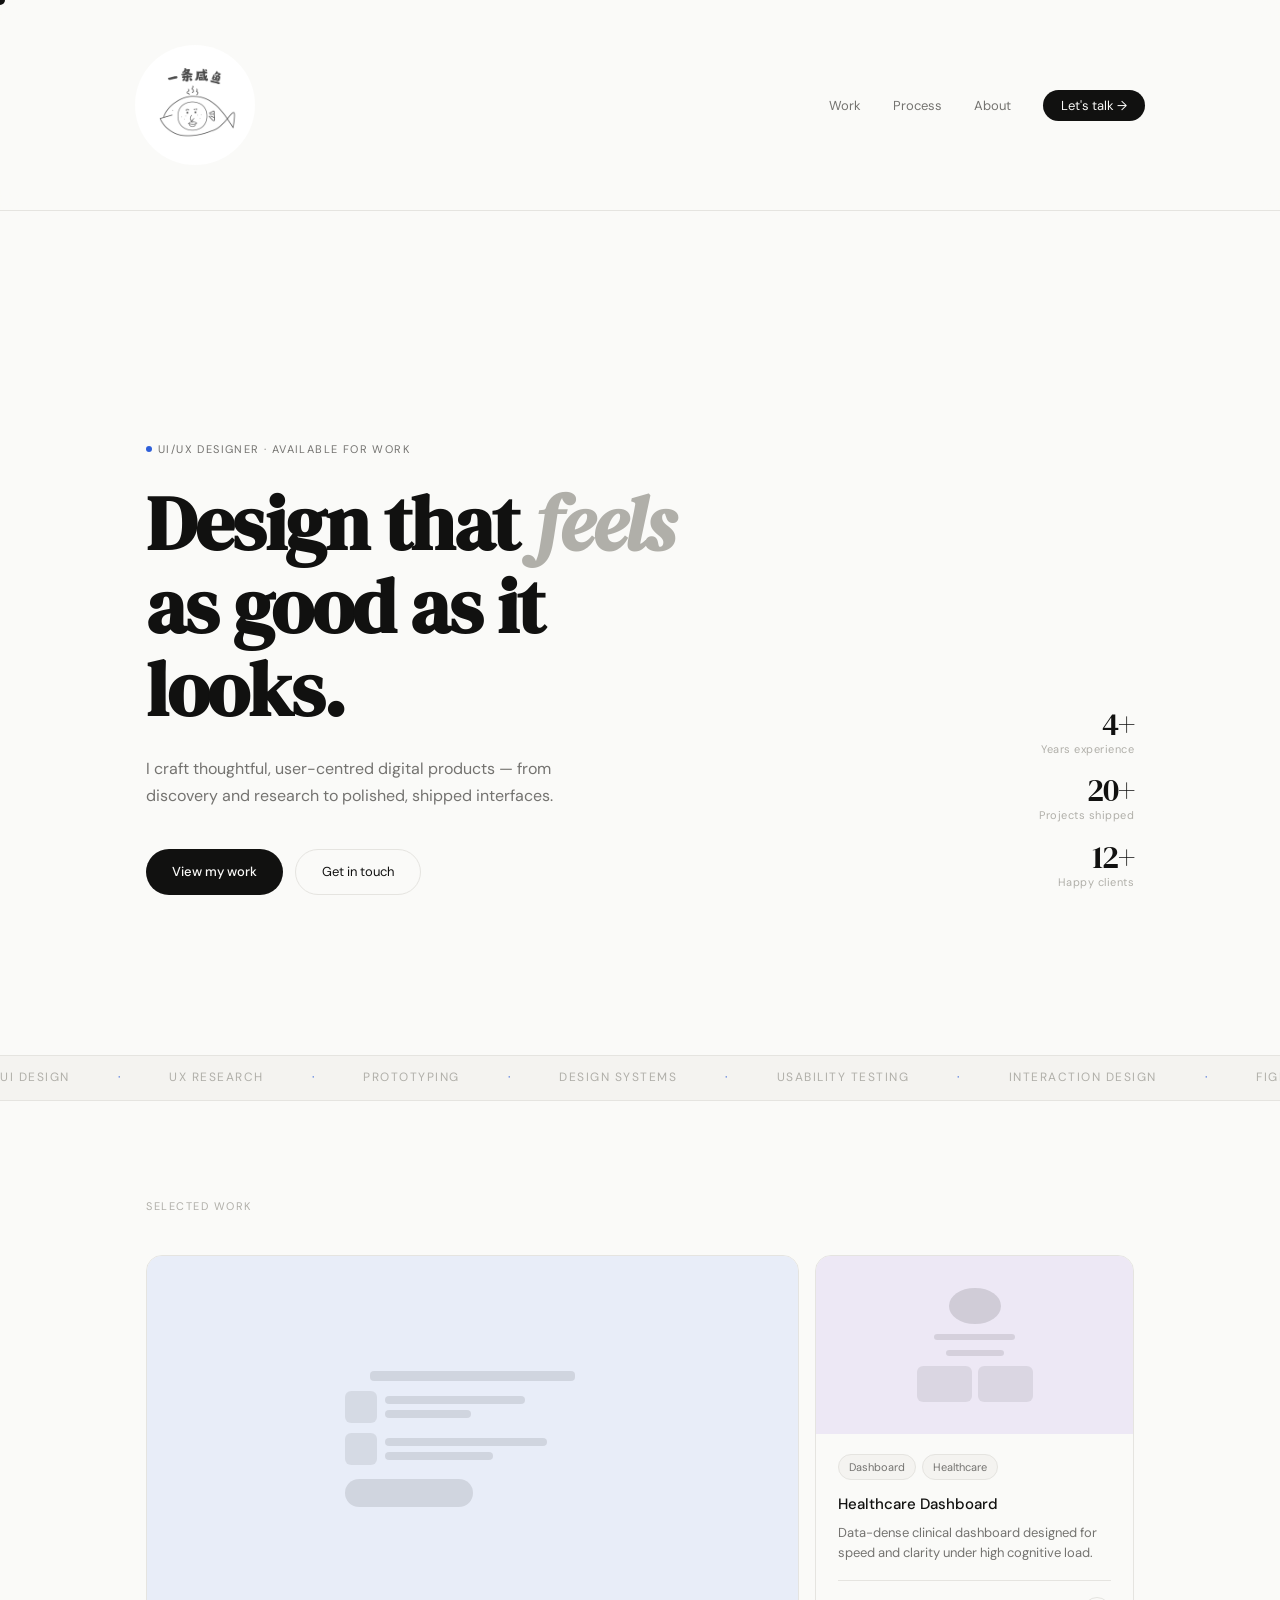
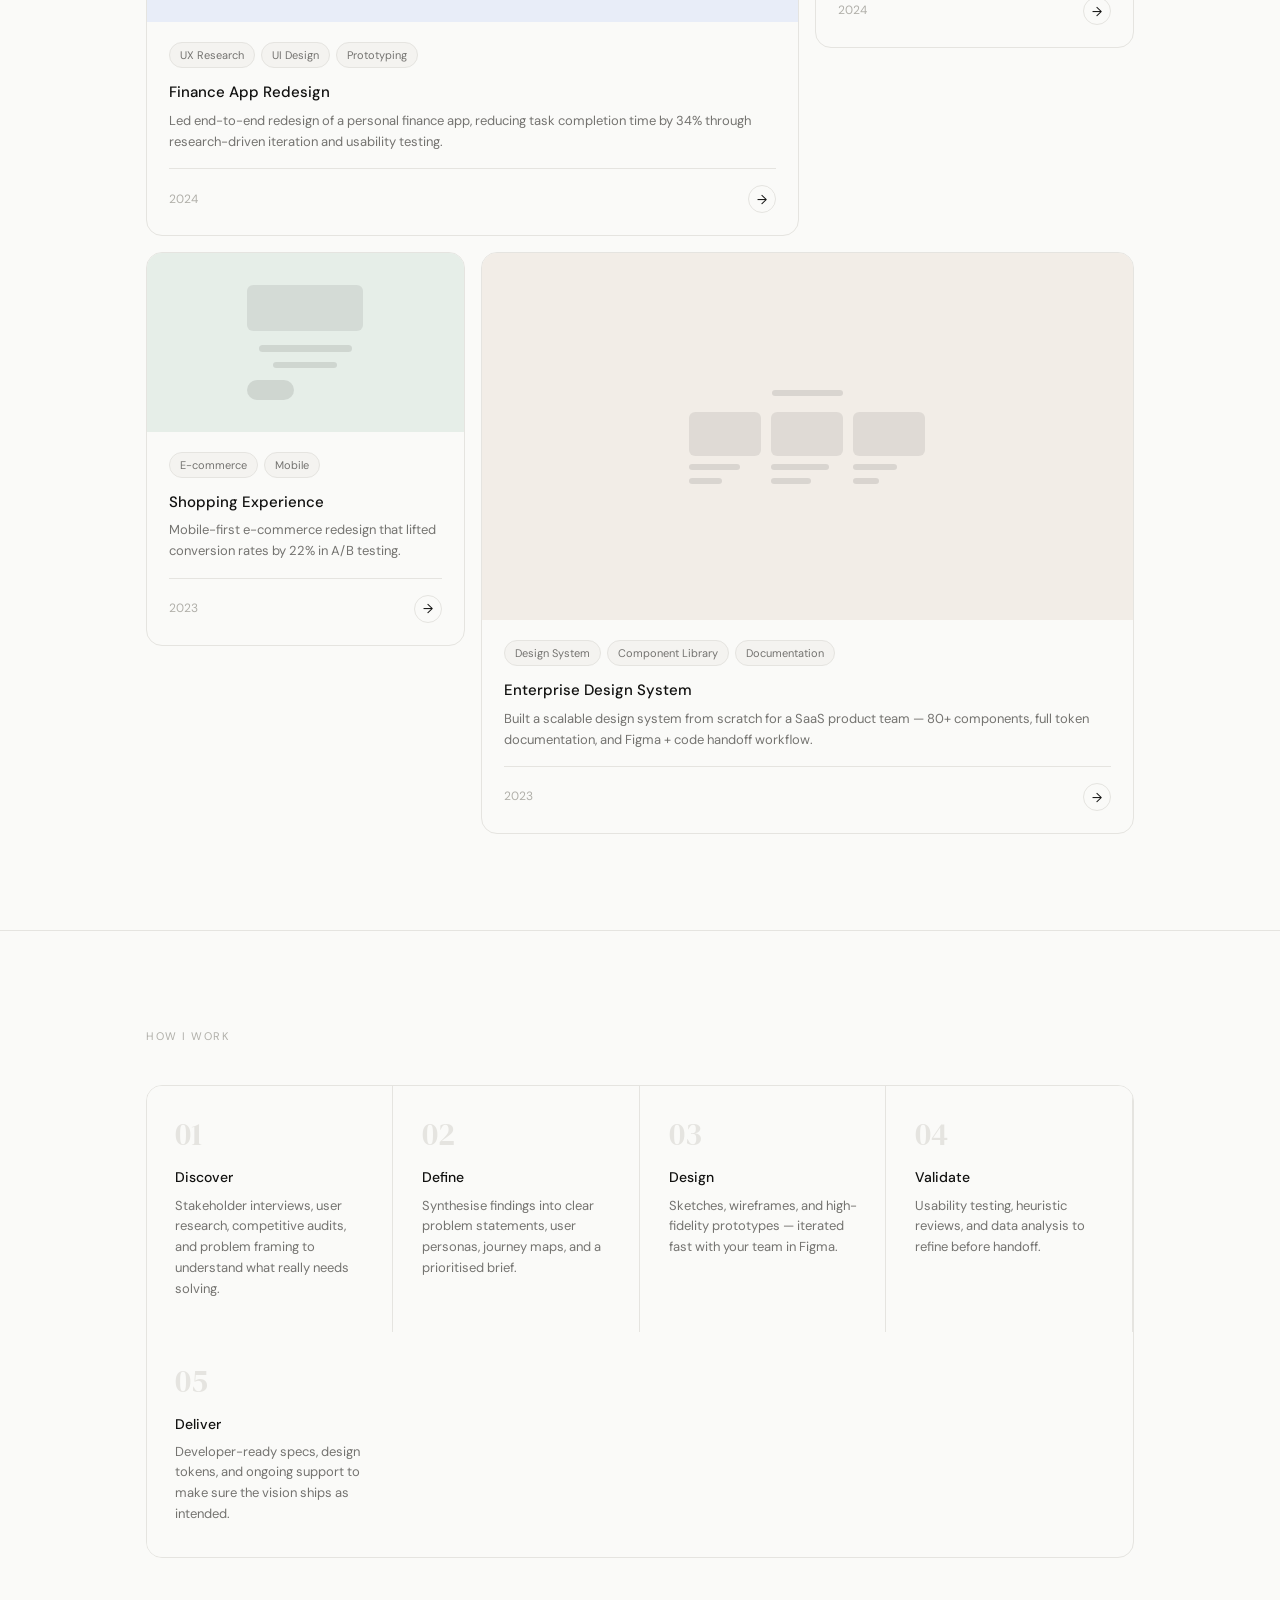
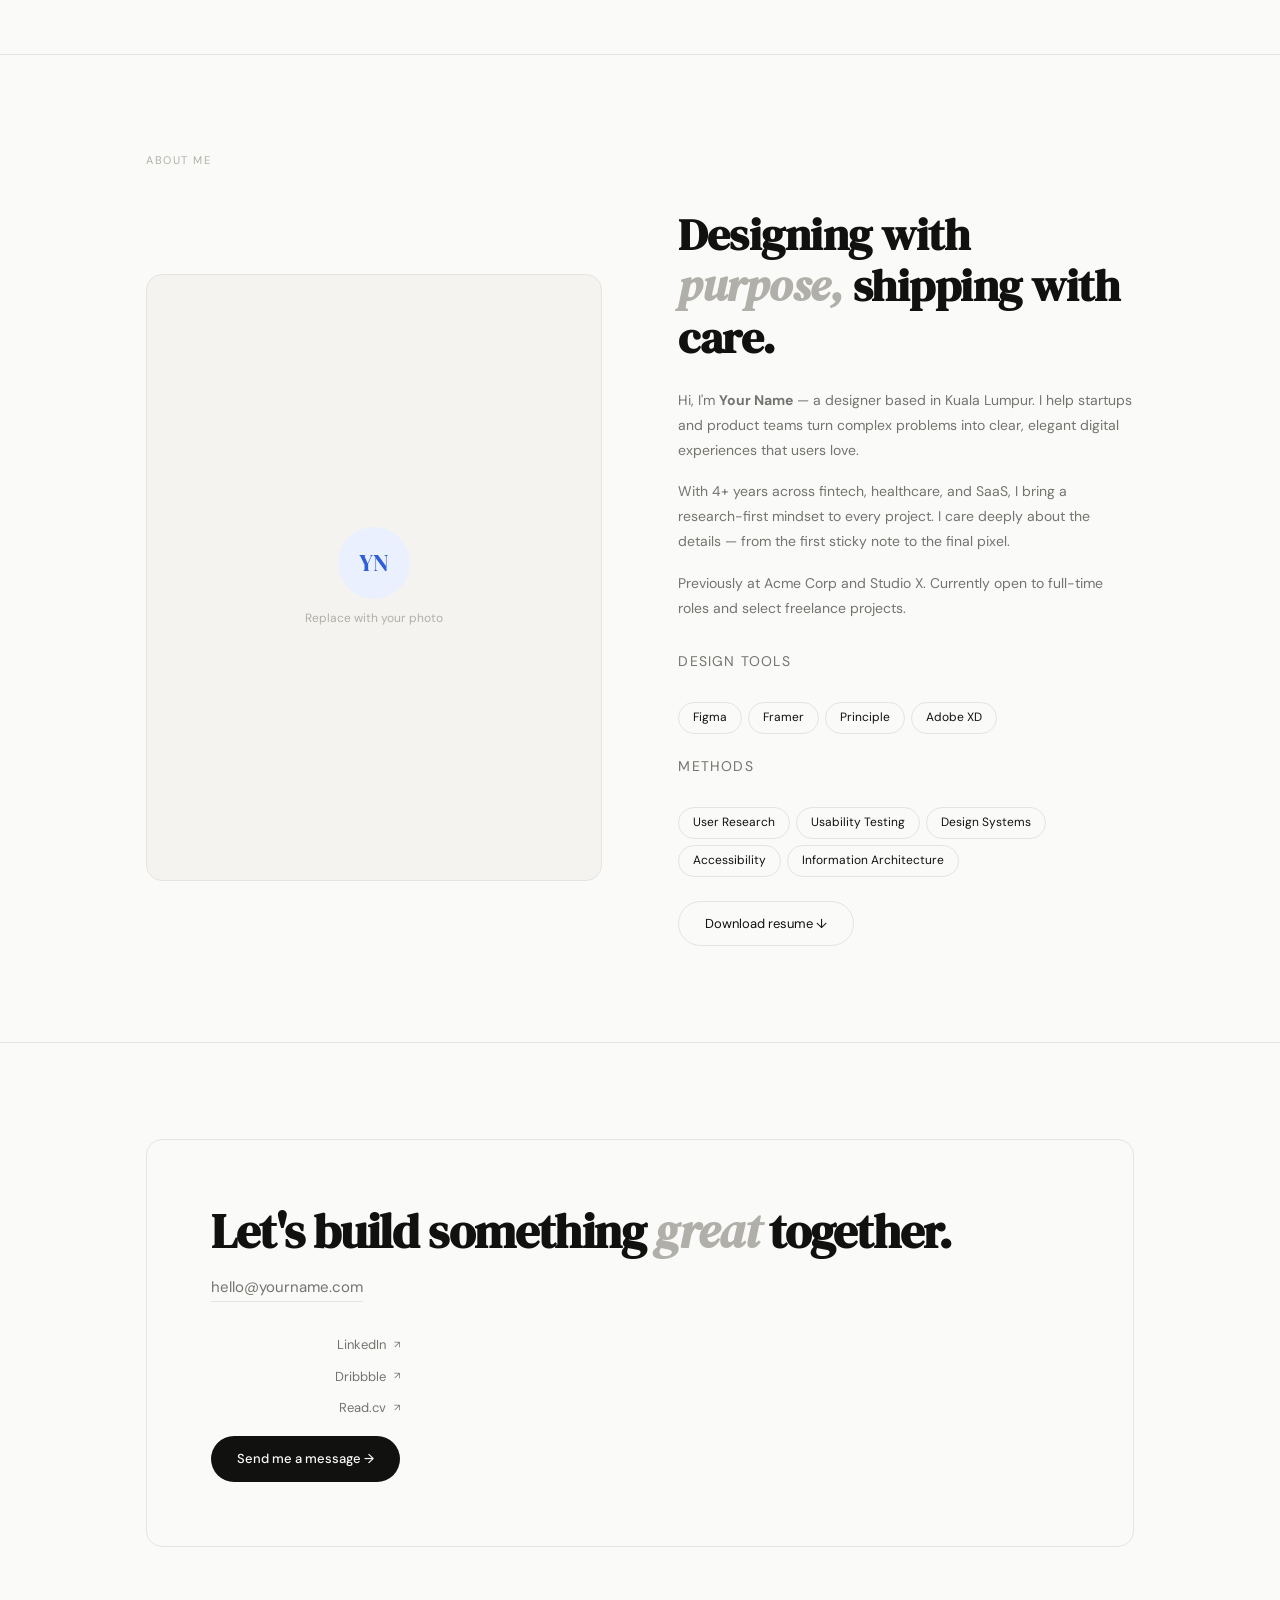
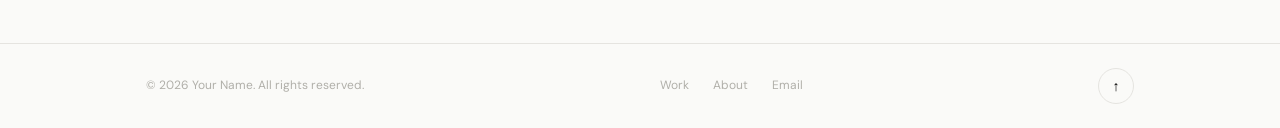
<file: index.html>
<!DOCTYPE html>
<html lang="en">
<head>
  <meta charset="UTF-8" />
  <meta name="viewport" content="width=device-width, initial-scale=1.0" />
  <title>SaltFish Portfolio</title>
  <link rel="preconnect" href="https://fonts.googleapis.com" />
  <link rel="preconnect" href="https://fonts.gstatic.com" crossorigin />
  <link href="https://fonts.googleapis.com/css2?family=DM+Serif+Display:ital@0;1&family=DM+Sans:ital,opsz,wght@0,9..40,300;0,9..40,400;0,9..40,500;1,9..40,300&display=swap" rel="stylesheet" />
  <link rel="stylesheet" href="styles.css" />
</head>
<body>

  <!-- ─── Custom cursor ─── -->
  <div id="cursor"></div>

  <!-- ─── Navigation ─── -->
  <nav>
    <div class="container nav-inner">
      <a href="#" class="nav-logo"><img src="images/logo.png" alt="SaltFish"></a>
      <button class="nav-toggle" aria-label="Toggle menu" onclick="toggleNav()">
        <span></span><span></span><span></span>
      </button>
      <ul class="nav-links" id="nav-links">
        <li><a href="#work">Work</a></li>
        <li><a href="#process">Process</a></li>
        <li><a href="#about">About</a></li>
        <li><a href="#contact" class="btn-nav">Let's talk →</a></li>
      </ul>
    </div>
  </nav>

  <!-- ─── Hero ─── -->
  <section class="section" style="padding-bottom: 2rem;">
    <div class="container">
      <div class="hero reveal">
        <div>
          <div class="hero-badge">UI/UX Designer · Available for work</div>
          <h1>Design that <em>feels</em> as good as it looks.</h1>
          <p class="hero-sub">I craft thoughtful, user-centred digital products — from discovery and research to polished, shipped interfaces.</p>
          <div class="hero-actions">
            <a href="#work" class="btn-primary">View my work</a>
            <a href="#contact" class="btn-outline">Get in touch</a>
          </div>
        </div>
        <div class="hero-meta">
          <div class="hero-meta-item">
            <div class="num">4+</div>
            <div class="label">Years experience</div>
          </div>
          <div class="hero-meta-item">
            <div class="num">20+</div>
            <div class="label">Projects shipped</div>
          </div>
          <div class="hero-meta-item">
            <div class="num">12+</div>
            <div class="label">Happy clients</div>
          </div>
        </div>
      </div>
    </div>
  </section>

  <!-- ─── Marquee ─── -->
  <div class="marquee-wrap">
    <div class="marquee-track">
      <!-- duplicated for seamless loop -->
      <span>UI Design</span><span class="dot">·</span>
      <span>UX Research</span><span class="dot">·</span>
      <span>Prototyping</span><span class="dot">·</span>
      <span>Design Systems</span><span class="dot">·</span>
      <span>Usability Testing</span><span class="dot">·</span>
      <span>Interaction Design</span><span class="dot">·</span>
      <span>Figma</span><span class="dot">·</span>
      <span>Product Strategy</span><span class="dot">·</span>
      <span>UI Design</span><span class="dot">·</span>
      <span>UX Research</span><span class="dot">·</span>
      <span>Prototyping</span><span class="dot">·</span>
      <span>Design Systems</span><span class="dot">·</span>
      <span>Usability Testing</span><span class="dot">·</span>
      <span>Interaction Design</span><span class="dot">·</span>
      <span>Figma</span><span class="dot">·</span>
      <span>Product Strategy</span><span class="dot">·</span>
    </div>
  </div>

  <!-- ─── Work ─── -->
  <section class="section" id="work">
    <div class="container">
      <p class="section-label reveal">Selected work</p>
      <div class="work-grid">

        <!-- Card 1 — wide -->
        <div class="work-card wide reveal">
          <div class="card-inner">
            <div class="card-thumb thumb-blue">
              <!-- Replace with: <img src="images/project-1.jpg" alt="Finance App" style="width:100%;height:100%;object-fit:cover"> -->
              <div class="thumb-illustration" style="max-width: 320px;">
                <div class="wi-bar" style="width:80%; height:10px;"></div>
                <div class="wi-row">
                  <div class="wi-rect" style="width:32px;height:32px;flex-shrink:0;"></div>
                  <div style="flex:1;display:flex;flex-direction:column;gap:6px;">
                    <div class="wi-bar" style="width:65%;"></div>
                    <div class="wi-bar" style="width:40%;"></div>
                  </div>
                </div>
                <div class="wi-row">
                  <div class="wi-rect" style="width:32px;height:32px;flex-shrink:0;"></div>
                  <div style="flex:1;display:flex;flex-direction:column;gap:6px;">
                    <div class="wi-bar" style="width:75%;"></div>
                    <div class="wi-bar" style="width:50%;"></div>
                  </div>
                </div>
                <div class="wi-bar" style="width:50%;height:28px;border-radius:14px;align-self:flex-start;margin-top:4px;"></div>
              </div>
            </div>
            <div class="card-body">
              <div class="card-tags">
                <span class="tag">UX Research</span>
                <span class="tag">UI Design</span>
                <span class="tag">Prototyping</span>
              </div>
              <h3 class="card-title">Finance App Redesign</h3>
              <p class="card-desc">Led end-to-end redesign of a personal finance app, reducing task completion time by 34% through research-driven iteration and usability testing.</p>
              <div class="card-footer">
                <span class="card-year">2024</span>
                <!-- Update href to your case study URL -->
                <a href="#" class="card-arrow">→</a>
              </div>
            </div>
          </div>
        </div>

        <!-- Card 2 — narrow -->
        <div class="work-card narrow reveal">
          <div class="card-inner">
            <div class="card-thumb thumb-purple">
              <div class="thumb-illustration" style="max-width:180px;">
                <div class="wi-circle" style="width:52px;height:52px;"></div>
                <div class="wi-bar" style="width:70%;"></div>
                <div class="wi-bar" style="width:50%;"></div>
                <div style="display:flex;gap:6px;width:100%;">
                  <div class="wi-rect" style="flex:1;height:36px;"></div>
                  <div class="wi-rect" style="flex:1;height:36px;"></div>
                </div>
              </div>
            </div>
            <div class="card-body">
              <div class="card-tags">
                <span class="tag">Dashboard</span>
                <span class="tag">Healthcare</span>
              </div>
              <h3 class="card-title">Healthcare Dashboard</h3>
              <p class="card-desc">Data-dense clinical dashboard designed for speed and clarity under high cognitive load.</p>
              <div class="card-footer">
                <span class="card-year">2024</span>
                <a href="#" class="card-arrow">→</a>
              </div>
            </div>
          </div>
        </div>

        <!-- Card 3 — narrow -->
        <div class="work-card narrow reveal">
          <div class="card-inner">
            <div class="card-thumb thumb-sage">
              <div class="thumb-illustration" style="max-width:180px;">
                <div class="wi-rect" style="width:100%;height:52px;margin-bottom:4px;"></div>
                <div class="wi-bar" style="width:80%;"></div>
                <div class="wi-bar" style="width:55%;"></div>
                <div class="wi-bar" style="width:40%;height:22px;border-radius:11px;align-self:flex-start;margin-top:2px;"></div>
              </div>
            </div>
            <div class="card-body">
              <div class="card-tags">
                <span class="tag">E-commerce</span>
                <span class="tag">Mobile</span>
              </div>
              <h3 class="card-title">Shopping Experience</h3>
              <p class="card-desc">Mobile-first e-commerce redesign that lifted conversion rates by 22% in A/B testing.</p>
              <div class="card-footer">
                <span class="card-year">2023</span>
                <a href="#" class="card-arrow">→</a>
              </div>
            </div>
          </div>
        </div>

        <!-- Card 4 — wide -->
        <div class="work-card wide reveal">
          <div class="card-inner">
            <div class="card-thumb thumb-warm">
              <div class="thumb-illustration" style="max-width:300px;">
                <div class="wi-bar" style="width:30%;height:6px;"></div>
                <div style="display:flex;gap:10px;width:100%;margin-top:6px;">
                  <div style="display:flex;flex-direction:column;gap:8px;flex:1;">
                    <div class="wi-rect" style="height:44px;"></div>
                    <div class="wi-bar" style="width:70%;height:6px;"></div>
                    <div class="wi-bar" style="width:45%;height:6px;"></div>
                  </div>
                  <div style="display:flex;flex-direction:column;gap:8px;flex:1;">
                    <div class="wi-rect" style="height:44px;"></div>
                    <div class="wi-bar" style="width:80%;height:6px;"></div>
                    <div class="wi-bar" style="width:55%;height:6px;"></div>
                  </div>
                  <div style="display:flex;flex-direction:column;gap:8px;flex:1;">
                    <div class="wi-rect" style="height:44px;"></div>
                    <div class="wi-bar" style="width:60%;height:6px;"></div>
                    <div class="wi-bar" style="width:35%;height:6px;"></div>
                  </div>
                </div>
              </div>
            </div>
            <div class="card-body">
              <div class="card-tags">
                <span class="tag">Design System</span>
                <span class="tag">Component Library</span>
                <span class="tag">Documentation</span>
              </div>
              <h3 class="card-title">Enterprise Design System</h3>
              <p class="card-desc">Built a scalable design system from scratch for a SaaS product team — 80+ components, full token documentation, and Figma + code handoff workflow.</p>
              <div class="card-footer">
                <span class="card-year">2023</span>
                <a href="#" class="card-arrow">→</a>
              </div>
            </div>
          </div>
        </div>

      </div>
    </div>
  </section>

  <div class="divider"></div>

  <!-- ─── Process ─── -->
  <section class="section" id="process">
    <div class="container">
      <p class="section-label reveal">How I work</p>
      <div class="process-grid reveal">
        <div class="process-step">
          <div class="step-num">01</div>
          <div class="step-title">Discover</div>
          <div class="step-desc">Stakeholder interviews, user research, competitive audits, and problem framing to understand what really needs solving.</div>
        </div>
        <div class="process-step">
          <div class="step-num">02</div>
          <div class="step-title">Define</div>
          <div class="step-desc">Synthesise findings into clear problem statements, user personas, journey maps, and a prioritised brief.</div>
        </div>
        <div class="process-step">
          <div class="step-num">03</div>
          <div class="step-title">Design</div>
          <div class="step-desc">Sketches, wireframes, and high-fidelity prototypes — iterated fast with your team in Figma.</div>
        </div>
        <div class="process-step">
          <div class="step-num">04</div>
          <div class="step-title">Validate</div>
          <div class="step-desc">Usability testing, heuristic reviews, and data analysis to refine before handoff.</div>
        </div>
        <div class="process-step">
          <div class="step-num">05</div>
          <div class="step-title">Deliver</div>
          <div class="step-desc">Developer-ready specs, design tokens, and ongoing support to make sure the vision ships as intended.</div>
        </div>
      </div>
    </div>
  </section>

  <div class="divider"></div>

  <!-- ─── About ─── -->
  <section class="section" id="about">
    <div class="container">
      <p class="section-label reveal">About me</p>
      <div class="about-grid">
        <div class="about-photo reveal">
          <!-- Replace the div below with your actual photo:
               <img src="images/your-photo.jpg" alt="Your Name" style="width:100%;height:100%;object-fit:cover">
          -->
          <div class="photo-placeholder">
            <div class="photo-initials">YN</div>
            <p>Replace with your photo</p>
          </div>
        </div>
        <div class="about-content reveal">
          <h2>Designing with <em>purpose,</em> shipping with care.</h2>
          <p>Hi, I'm <strong>Your Name</strong> — a designer based in Kuala Lumpur. I help startups and product teams turn complex problems into clear, elegant digital experiences that users love.</p>
          <p>With 4+ years across fintech, healthcare, and SaaS, I bring a research-first mindset to every project. I care deeply about the details — from the first sticky note to the final pixel.</p>
          <p>Previously at Acme Corp and Studio X. Currently open to full-time roles and select freelance projects.</p>

          <div class="skills-group">
            <p class="skills-group-label">Design tools</p>
            <div class="skills-pills">
              <span class="skill-pill">Figma</span>
              <span class="skill-pill">Framer</span>
              <span class="skill-pill">Principle</span>
              <span class="skill-pill">Adobe XD</span>
            </div>
          </div>
          <div class="skills-group">
            <p class="skills-group-label">Methods</p>
            <div class="skills-pills">
              <span class="skill-pill">User Research</span>
              <span class="skill-pill">Usability Testing</span>
              <span class="skill-pill">Design Systems</span>
              <span class="skill-pill">Accessibility</span>
              <span class="skill-pill">Information Architecture</span>
            </div>
          </div>
          <div style="margin-top: 1.5rem;">
            <a href="resume.pdf" class="btn-outline" download>Download resume ↓</a>
          </div>
        </div>
      </div>
    </div>
  </section>

  <div class="divider"></div>

  <!-- ─── Contact ─── -->
  <section class="section" id="contact">
    <div class="container">
      <div class="contact-wrap reveal">
        <div>
          <h2>Let's build something <em>great</em> together.</h2>
          <div class="contact-email">
            <a href="mailto:hello@yourname.com">hello@yourname.com</a>
          </div>
        </div>
        <div class="contact-links">
          <a href="https://linkedin.com/in/yourname" class="social-link" target="_blank" rel="noopener">
            LinkedIn <span class="social-arrow">↗</span>
          </a>
          <a href="https://dribbble.com/yourname" class="social-link" target="_blank" rel="noopener">
            Dribbble <span class="social-arrow">↗</span>
          </a>
          <a href="https://read.cv/yourname" class="social-link" target="_blank" rel="noopener">
            Read.cv <span class="social-arrow">↗</span>
          </a>
          <div style="margin-top: 0.5rem;">
            <a href="mailto:hello@yourname.com" class="btn-primary">Send me a message →</a>
          </div>
        </div>
      </div>
    </div>
  </section>

  <!-- ─── Footer ─── -->
  <footer>
    <div class="container footer-inner">
      <span class="footer-copy">© 2026 Your Name. All rights reserved.</span>
      <div class="footer-links">
        <a href="#work">Work</a>
        <a href="#about">About</a>
        <a href="mailto:hello@yourname.com">Email</a>
      </div>
      <button class="back-top" onclick="window.scrollTo({top:0,behavior:'smooth'})" aria-label="Back to top">↑</button>
    </div>
  </footer>

  <!-- ─── Scripts ─── -->
  <script>
    /* Custom cursor */
    const cursor = document.getElementById('cursor');
    document.addEventListener('mousemove', e => {
      cursor.style.left = e.clientX + 'px';
      cursor.style.top  = e.clientY + 'px';
    });
    document.querySelectorAll('a, button, .card-inner, .process-step, .skill-pill').forEach(el => {
      el.addEventListener('mouseenter', () => cursor.classList.add('hovering'));
      el.addEventListener('mouseleave', () => cursor.classList.remove('hovering'));
    });

    /* Scroll reveal */
    const observer = new IntersectionObserver(entries => {
      entries.forEach(e => {
        if (e.isIntersecting) {
          e.target.classList.add('visible');
          observer.unobserve(e.target);
        }
      });
    }, { threshold: 0.1 });
    document.querySelectorAll('.reveal').forEach((el, i) => {
      el.style.transitionDelay = (i % 4) * 0.08 + 's';
      observer.observe(el);
    });

    /* Mobile nav */
    function toggleNav() {
      document.getElementById('nav-links').classList.toggle('open');
    }
    /* Close on link click */
    document.querySelectorAll('#nav-links a').forEach(a => {
      a.addEventListener('click', () => document.getElementById('nav-links').classList.remove('open'));
    });

     function toggleNav() {
    const navLinks = document.getElementById('nav-links');
    navLinks.classList.toggle('open');
  }

  window.addEventListener("scroll", function () {
    const nav = document.querySelector("nav");

    if (window.scrollY > 50) {
      nav.classList.add("shrink");
    } else {
      nav.classList.remove("shrink");
    }
  });
  </script>
</body>
</html>
</file>
<file: styles.css>
/* ─── Reset ──────────────────────────────────────────── */
    *, *::before, *::after { box-sizing: border-box; margin: 0; padding: 0; }
    html { scroll-behavior: smooth; }
    img { display: block; max-width: 100%; }
    a { color: inherit; text-decoration: none; }
    ul { list-style: none; }

    /* ─── Tokens ─────────────────────────────────────────── */
    :root {
      --black:   #111110;
      --white:   #FAFAF8;
      --grey-50: #F4F3F0;
      --grey-100:#E5E4E0;
      --grey-300:#B0AFA9;
      --grey-500:#747370;
      --grey-700:#3E3D3B;
      --accent:  #2E5FD9;       /* swap for any hex you like */
      --accent-light: #EAF0FD;

      --font-display: 'DM Serif Display', Georgia, serif;
      --font-sans:    'DM Sans', system-ui, sans-serif;

      --radius-sm: 6px;
      --radius-md: 10px;
      --radius-lg: 16px;
      --radius-pill: 999px;

      --max-w: 1100px;
      --side:  clamp(1.25rem, 5vw, 3.5rem);

      --ease-out: cubic-bezier(0.16, 1, 0.3, 1);
    }

    /* ─── Base ───────────────────────────────────────────── */
    body {
      font-family: var(--font-sans);
      font-size: 15px;
      line-height: 1.65;
      color: var(--black);
      background: var(--white);
      -webkit-font-smoothing: antialiased;
      cursor: none;           /* custom cursor active */
    }

    /* ─── Custom cursor ──────────────────────────────────── */
    #cursor {
      position: fixed;
      width: 10px; height: 10px;
      background: var(--black);
      border-radius: 50%;
      pointer-events: none;
      z-index: 9999;
      transform: translate(-50%, -50%);
      transition: transform 0.12s var(--ease-out), width 0.25s var(--ease-out), height 0.25s var(--ease-out), background 0.2s;
    }
    #cursor.hovering {
      width: 40px; height: 40px;
      background: var(--accent);
      mix-blend-mode: multiply;
    }

    /* ─── Layout helpers ─────────────────────────────────── */
    .container {
      max-width: var(--max-w);
      margin-inline: auto;
      padding-inline: var(--side);
    }
    .section { padding-block: clamp(3rem, 8vw, 6rem); }
    .divider { height: 1px; background: var(--grey-100); }

    /* ─── Fade-in on scroll ──────────────────────────────── */
    .reveal {
      opacity: 0;
      transform: translateY(24px);
      transition: opacity 0.7s var(--ease-out), transform 0.7s var(--ease-out);
    }
    .reveal.visible { opacity: 1; transform: none; }

    /* ─── Nav ────────────────────────────────────────────── */
    nav {
      position: sticky; top: 0; z-index: 100;
      background: rgba(250, 250, 248, 0.88);
      backdrop-filter: blur(12px);
      border-bottom: 1px solid var(--grey-100);
      transition: all 0.3s ease;
    }
    .nav-inner {
      display: flex; align-items: center; justify-content: space-between;
      height: auto;
       padding: 45px;
      transition: all 0.3s ease;
    }
    .nav-logo img {
      width: auto; 
      height: 120px;
      border-radius: 50%;
      transition: all 0.3s ease;
    }
    nav.shrink .nav-inner {padding: 8px 0; }
    nav.shrink .nav-logo img { 
      width: 45px;
      height: 45px; 
    }

    .nav-links {
      display: flex; align-items: center; gap: 2rem;
    }
    .nav-links a {
      font-size: 13px;
      color: var(--grey-500);
      transition: color 0.2s;
    }
    .nav-links a:hover { color: var(--black); }
    .nav-links .btn-nav {
      font-size: 13px;
      background: var(--black);
      color: var(--white);
      border-radius: var(--radius-pill);
      padding: 7px 18px;
      transition: background 0.2s, transform 0.15s;
    }
    .nav-links .btn-nav:hover { background: var(--accent); transform: scale(1.03); }

    /* Mobile nav toggle */
    .nav-toggle { display: none; flex-direction: column; gap: 4px; cursor: pointer; }
    .nav-toggle span { display: block; width: 22px; height: 1.5px; background: var(--black); border-radius: 2px; transition: transform 0.3s, opacity 0.3s; }

    @media (max-width: 640px) {
      .nav-links { display: none; flex-direction: column; position: absolute; top: 60px; left: 0; right: 0; background: var(--white); border-bottom: 1px solid var(--grey-100); padding: 1.5rem var(--side) 2rem; gap: 1.25rem; }
      .nav-links.open { display: flex; }
      .nav-toggle { display: flex; }
      body { cursor: auto; }
      #cursor { display: none; }
    }

    /* ─── Hero ───────────────────────────────────────────── */
    .hero {
      padding-block: clamp(4rem, 12vw, 8rem);
      display: grid;
      grid-template-columns: 1fr auto;
      align-items: end;
      gap: 2rem;
    }
    .hero-badge {
      display: inline-flex; align-items: center; gap: 6px;
      font-size: 11px; letter-spacing: 1.4px; text-transform: uppercase;
      color: var(--grey-500);
      margin-bottom: 1.5rem;
    }
    .hero-badge::before {
      content: '';
      display: block; width: 6px; height: 6px;
      border-radius: 50%; background: var(--accent);
      animation: pulse 2s infinite;
    }
    @keyframes pulse {
      0%, 100% { opacity: 1; transform: scale(1); }
      50%       { opacity: 0.4; transform: scale(0.7); }
    }
    .hero h1 {
      font-family: var(--font-display);
      font-size: clamp(2.4rem, 6vw, 4.8rem);
      line-height: 1.08;
      letter-spacing: -1.5px;
      max-width: 14ch;
      margin-bottom: 1.5rem;
    }
    .hero h1 em { font-style: italic; color: var(--grey-300); }
    .hero-sub {
      font-size: 16px;
      color: var(--grey-500);
      max-width: 38ch;
      line-height: 1.7;
      margin-bottom: 2.5rem;
    }
    .hero-actions { display: flex; gap: 12px; flex-wrap: wrap; }
    .btn-primary {
      display: inline-block;
      background: var(--black);
      color: var(--white);
      font-family: var(--font-sans);
      font-size: 13px; font-weight: 500;
      border-radius: var(--radius-pill);
      padding: 12px 26px;
      border: none; cursor: pointer;
      transition: background 0.2s, transform 0.15s;
    }
    .btn-primary:hover { background: var(--accent); transform: translateY(-1px); }
    .btn-outline {
      display: inline-block;
      background: transparent;
      color: var(--black);
      font-family: var(--font-sans);
      font-size: 13px; font-weight: 400;
      border-radius: var(--radius-pill);
      padding: 11px 26px;
      border: 1px solid var(--grey-100);
      cursor: pointer;
      transition: border-color 0.2s, transform 0.15s;
    }
    .btn-outline:hover { border-color: var(--grey-300); transform: translateY(-1px); }

    .hero-meta {
      display: flex; flex-direction: column; align-items: flex-end;
      gap: 1rem; padding-bottom: 0.25rem;
    }
    .hero-meta-item {
      text-align: right;
    }
    .hero-meta-item .num {
      font-family: var(--font-display);
      font-size: 2rem;
      line-height: 1;
      letter-spacing: -1px;
    }
    .hero-meta-item .label {
      font-size: 11px;
      color: var(--grey-300);
      letter-spacing: 0.5px;
    }

    @media (max-width: 640px) {
      .hero { grid-template-columns: 1fr; }
      .hero-meta { flex-direction: row; align-items: flex-start; }
      .hero-meta-item { text-align: left; }
    }

    /* ─── Marquee strip ──────────────────────────────────── */
    .marquee-wrap {
      overflow: hidden;
      border-block: 1px solid var(--grey-100);
      padding-block: 12px;
      background: var(--grey-50);
    }
    .marquee-track {
      display: flex; gap: 3rem;
      width: max-content;
      animation: marquee 22s linear infinite;
    }
    @keyframes marquee {
      from { transform: translateX(0); }
      to   { transform: translateX(-50%); }
    }
    .marquee-track span {
      font-size: 12px; letter-spacing: 1.5px; text-transform: uppercase;
      color: var(--grey-300); white-space: nowrap;
    }
    .marquee-track .dot { color: var(--accent); }

    /* ─── Work grid ──────────────────────────────────────── */
    .section-label {
      font-size: 11px; letter-spacing: 1.5px; text-transform: uppercase;
      color: var(--grey-300); margin-bottom: 2.5rem;
    }
    .work-grid {
      display: grid;
      grid-template-columns: repeat(12, 1fr);
      gap: 16px;
    }
    .work-card { grid-column: span 6; }
    .work-card.wide { grid-column: span 8; }
    .work-card.narrow { grid-column: span 4; }

    @media (max-width: 780px) {
      .work-card, .work-card.wide, .work-card.narrow { grid-column: span 12; }
    }

    .card-inner {
      border: 1px solid var(--grey-100);
      border-radius: var(--radius-lg);
      overflow: hidden;
      transition: border-color 0.25s, transform 0.3s var(--ease-out);
      cursor: pointer;
    }
    .card-inner:hover { border-color: var(--grey-300); transform: translateY(-4px); }

    .card-thumb {
      aspect-ratio: 16/9;
      display: flex; align-items: center; justify-content: center;
      overflow: hidden; position: relative;
    }
    /* Placeholder colours — replace with your <img> tags */
    .thumb-blue   { background: #E8EDF8; }
    .thumb-purple { background: #EDE8F5; }
    .thumb-sage   { background: #E6EEE8; }
    .thumb-warm   { background: #F2EDE7; }

    .thumb-illustration {
      display: flex; flex-direction: column; align-items: center; justify-content: center;
      width: 100%; height: 100%;
      padding: 2rem;
      gap: 10px;
    }
    /* Simple wireframe shapes */
    .wi-bar  { height: 8px; border-radius: 4px; background: rgba(0,0,0,0.1); }
    .wi-rect { border-radius: 6px; background: rgba(0,0,0,0.08); }
    .wi-circle { border-radius: 50%; background: rgba(0,0,0,0.12); }
    .wi-row { display: flex; gap: 8px; align-items: center; width: 100%; }

    .card-body { padding: 20px 22px 22px; }
    .card-tags { display: flex; flex-wrap: wrap; gap: 6px; margin-bottom: 12px; }
    .tag {
      font-size: 11px; border-radius: var(--radius-pill);
      border: 1px solid var(--grey-100);
      padding: 3px 10px; color: var(--grey-500);
      background: var(--grey-50);
    }
    .card-title { font-size: 15px; font-weight: 500; margin-bottom: 6px; }
    .card-desc  { font-size: 13px; color: var(--grey-500); line-height: 1.6; }
    .card-footer {
      display: flex; align-items: center; justify-content: space-between;
      margin-top: 16px; padding-top: 16px;
      border-top: 1px solid var(--grey-100);
    }
    .card-year { font-size: 12px; color: var(--grey-300); }
    .card-arrow {
      width: 28px; height: 28px; border-radius: 50%;
      border: 1px solid var(--grey-100);
      display: flex; align-items: center; justify-content: center;
      font-size: 13px;
      transition: background 0.2s, border-color 0.2s;
    }
    .card-inner:hover .card-arrow { background: var(--black); border-color: var(--black); color: var(--white); }

    /* ─── Process ────────────────────────────────────────── */
    .process-grid {
      display: grid;
      grid-template-columns: repeat(auto-fit, minmax(200px, 1fr));
      gap: 1px;
      border: 1px solid var(--grey-100);
      border-radius: var(--radius-lg);
      overflow: hidden;
    }
    .process-step {
      background: var(--white);
      padding: 2rem 1.75rem;
      border-right: 1px solid var(--grey-100);
      transition: background 0.2s;
    }
    .process-step:last-child { border-right: none; }
    .process-step:hover { background: var(--grey-50); }
    .step-num {
      font-family: var(--font-display);
      font-size: 2rem;
      color: var(--grey-100);
      line-height: 1;
      margin-bottom: 1rem;
    }
    .step-title { font-size: 14px; font-weight: 500; margin-bottom: 6px; }
    .step-desc  { font-size: 13px; color: var(--grey-500); line-height: 1.6; }

    @media (max-width: 640px) {
      .process-step { border-right: none; border-bottom: 1px solid var(--grey-100); }
      .process-step:last-child { border-bottom: none; }
    }

    /* ─── About ──────────────────────────────────────────── */
    .about-grid {
      display: grid;
      grid-template-columns: 1fr 1fr;
      gap: clamp(2rem, 6vw, 5rem);
      align-items: center;
    }
    @media (max-width: 680px) { .about-grid { grid-template-columns: 1fr; } }

    .about-photo {
      aspect-ratio: 3/4;
      border-radius: var(--radius-lg);
      background: var(--grey-50);
      border: 1px solid var(--grey-100);
      overflow: hidden;
      display: flex; align-items: center; justify-content: center;
    }
    /* Replace the div below with <img src="your-photo.jpg" alt="Your name" style="width:100%;height:100%;object-fit:cover"> */
    .photo-placeholder {
      display: flex; flex-direction: column; align-items: center; gap: 10px;
    }
    .photo-initials {
      width: 72px; height: 72px; border-radius: 50%;
      background: var(--accent-light);
      display: flex; align-items: center; justify-content: center;
      font-family: var(--font-display); font-size: 1.5rem;
      color: var(--accent);
    }
    .photo-placeholder p { font-size: 12px; color: var(--grey-300); }

    .about-content h2 {
      font-family: var(--font-display);
      font-size: clamp(1.8rem, 4vw, 2.8rem);
      line-height: 1.15; letter-spacing: -0.5px;
      margin-bottom: 1.5rem;
    }
    .about-content h2 em { font-style: italic; color: var(--grey-300); }
    .about-content p { font-size: 14px; color: var(--grey-500); line-height: 1.8; margin-bottom: 1rem; }
    .about-content p:last-of-type { margin-bottom: 1.75rem; }

    .skills-group { margin-bottom: 1.25rem; }
    .skills-group-label { font-size: 11px; letter-spacing: 1.2px; text-transform: uppercase; color: var(--grey-300); margin-bottom: 8px; }
    .skills-pills { display: flex; flex-wrap: wrap; gap: 6px; }
    .skill-pill {
      font-size: 12px; border-radius: var(--radius-pill);
      border: 1px solid var(--grey-100);
      padding: 5px 14px; color: var(--black);
      transition: background 0.2s, border-color 0.2s;
    }
    .skill-pill:hover { background: var(--accent-light); border-color: var(--accent); color: var(--accent); }

    /* ─── Contact ────────────────────────────────────────── */
    .contact-wrap {
      border: 1px solid var(--grey-100);
      border-radius: var(--radius-lg);
      padding: clamp(2rem, 6vw, 4rem);
      display: flex;
      align-items: center; justify-content: space-between;
      gap: 2rem; flex-wrap: wrap;
    }
    .contact-wrap h2 {
      font-family: var(--font-display);
      font-size: clamp(1.8rem, 4vw, 3rem);
      letter-spacing: -0.8px; line-height: 1.15;
    }
    .contact-wrap h2 em { font-style: italic; color: var(--grey-300); }
    .contact-email {
      display: flex; align-items: center; gap: 12px; margin-top: 1rem;
    }
    .contact-email a {
      font-size: 15px; color: var(--grey-500);
      border-bottom: 1px solid var(--grey-100);
      padding-bottom: 1px;
      transition: color 0.2s, border-color 0.2s;
    }
    .contact-email a:hover { color: var(--accent); border-color: var(--accent); }
    .contact-links { display: flex; flex-direction: column; gap: 10px; align-items: flex-end; }
    .social-link {
      display: flex; align-items: center; gap: 8px;
      font-size: 13px; color: var(--grey-500);
      transition: color 0.2s;
    }
    .social-link:hover { color: var(--black); }
    .social-arrow { font-size: 10px; }

    /* ─── Footer ─────────────────────────────────────────── */
    footer {
      border-top: 1px solid var(--grey-100);
      padding-block: 1.5rem;
    }
    .footer-inner {
      display: flex; align-items: center; justify-content: space-between;
      gap: 1rem; flex-wrap: wrap;
    }
    .footer-copy { font-size: 12px; color: var(--grey-300); }
    .footer-links { display: flex; gap: 1.5rem; }
    .footer-links a { font-size: 12px; color: var(--grey-300); transition: color 0.2s; }
    .footer-links a:hover { color: var(--black); }
    .back-top {
      width: 36px; height: 36px; border-radius: 50%;
      border: 1px solid var(--grey-100);
      display: flex; align-items: center; justify-content: center;
      font-size: 14px; cursor: pointer;
      transition: background 0.2s, border-color 0.2s;
      background: transparent;
    }
    .back-top:hover { background: var(--black); border-color: var(--black); color: var(--white); }
</file>
